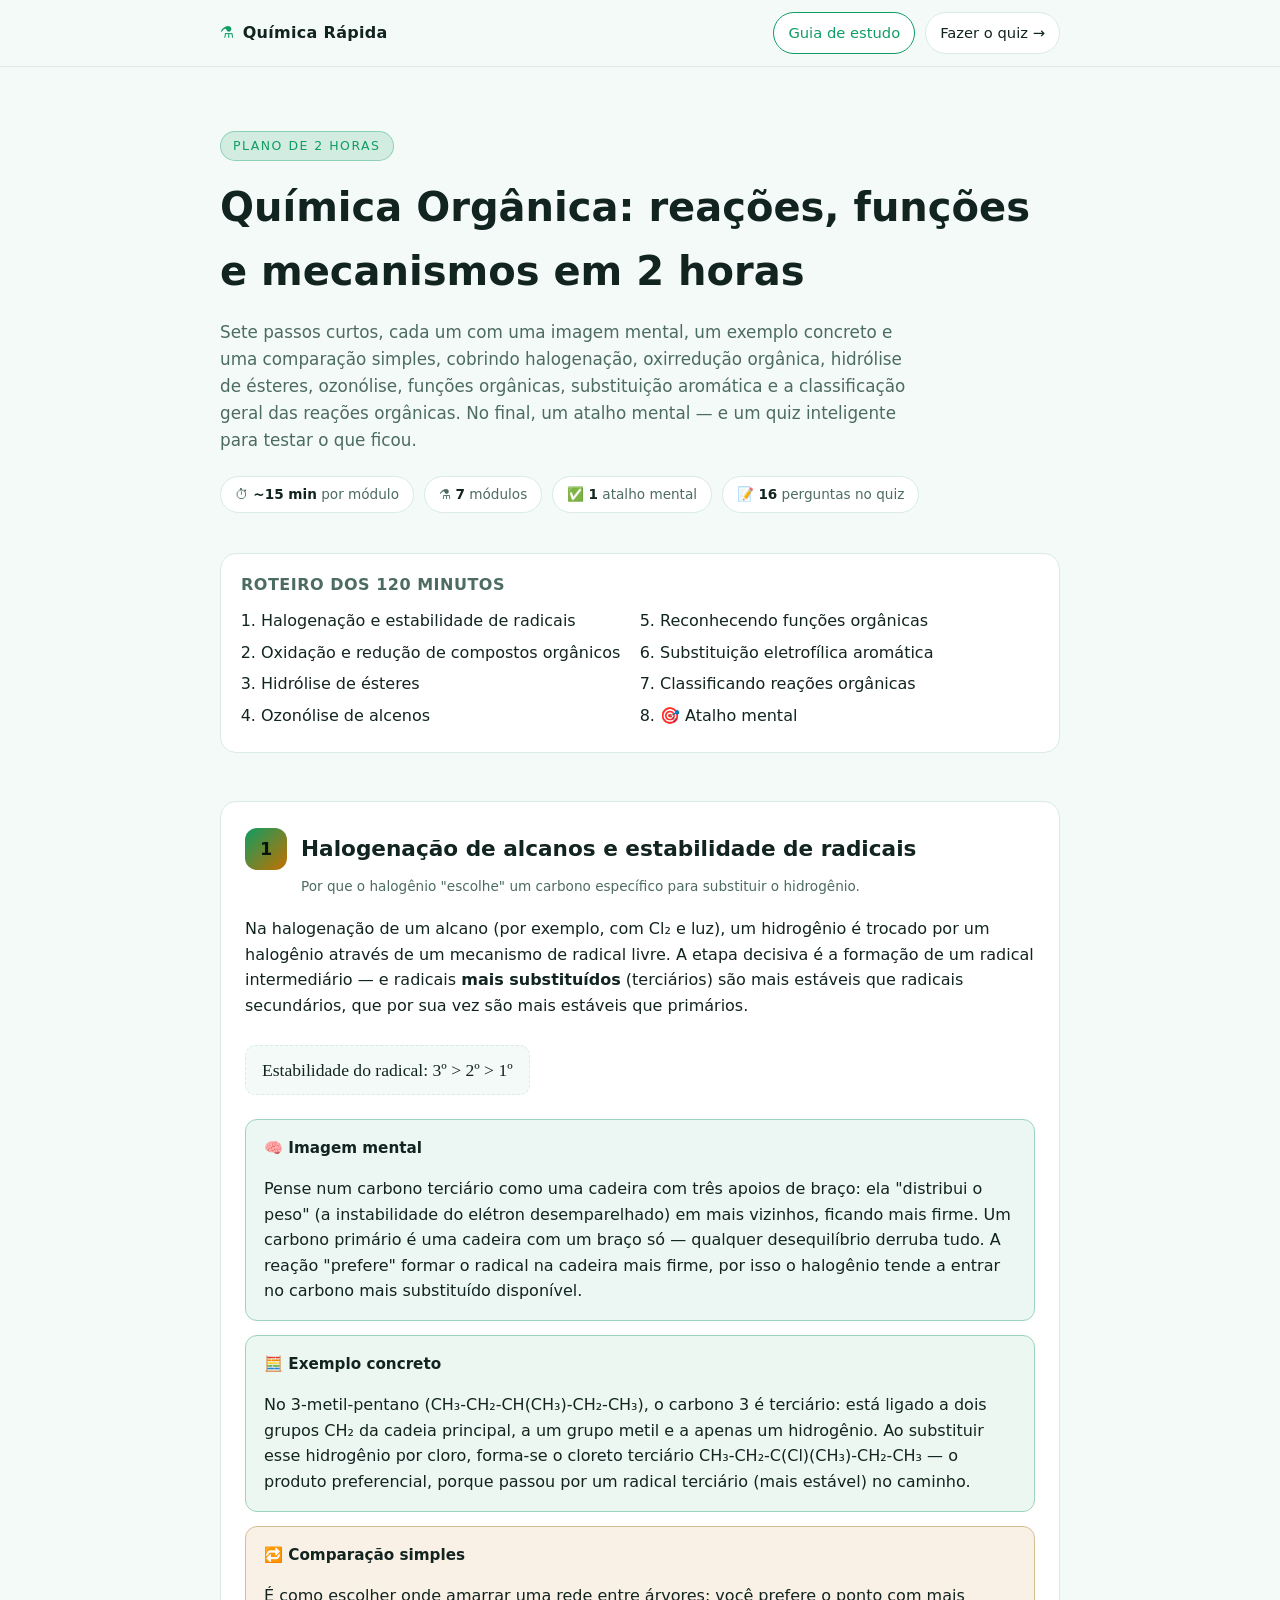
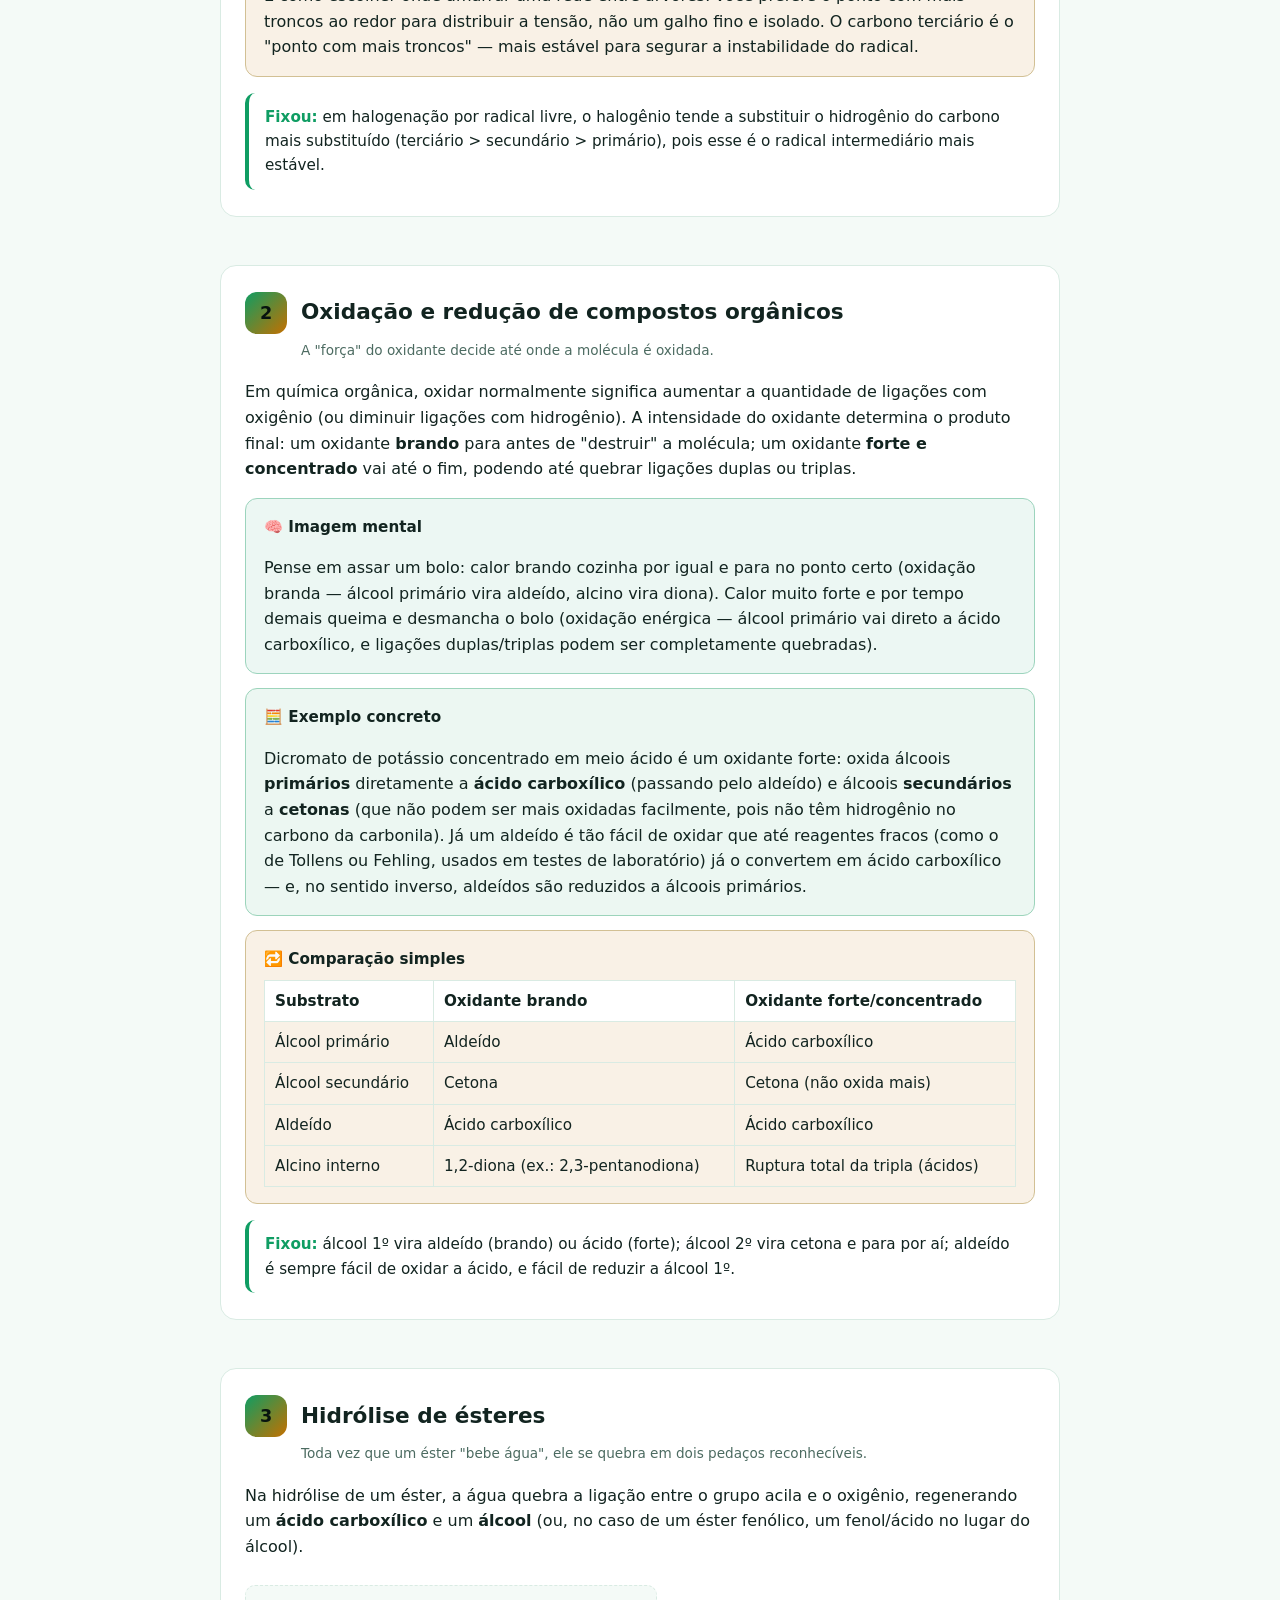
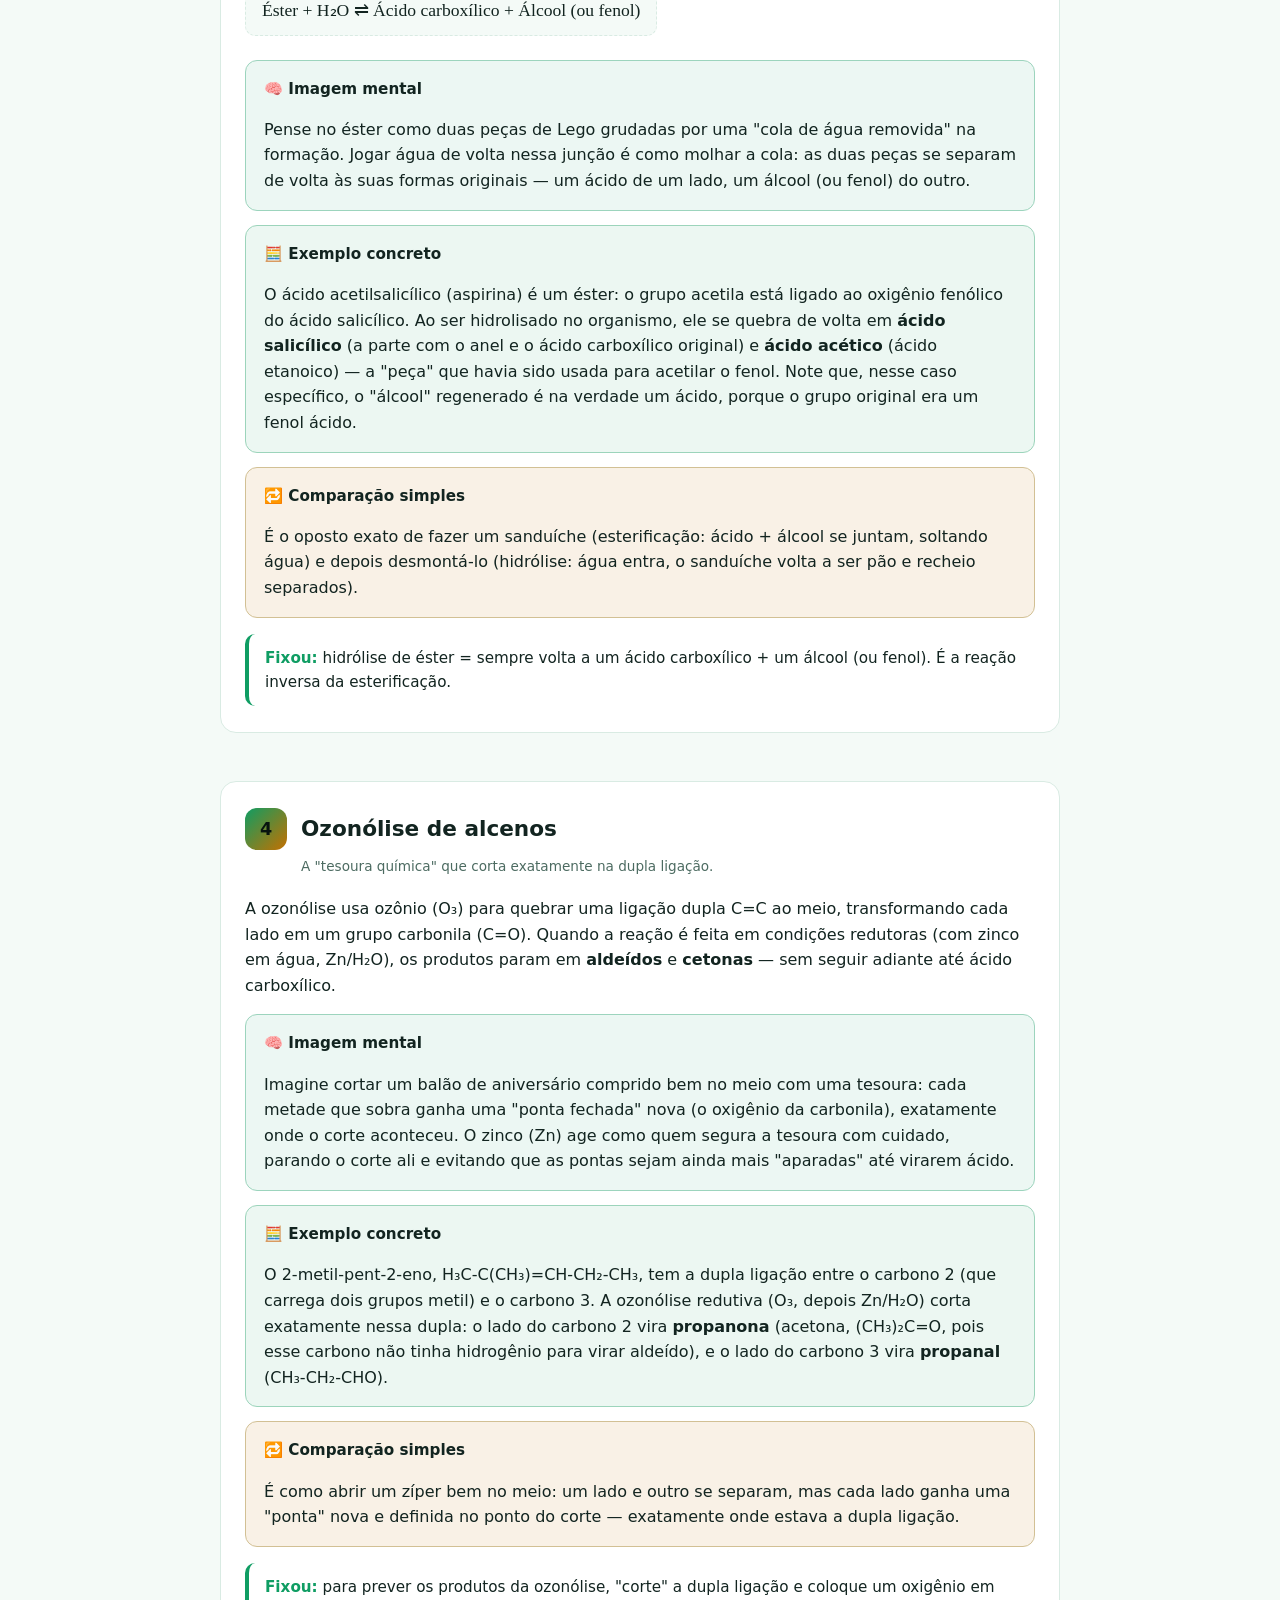
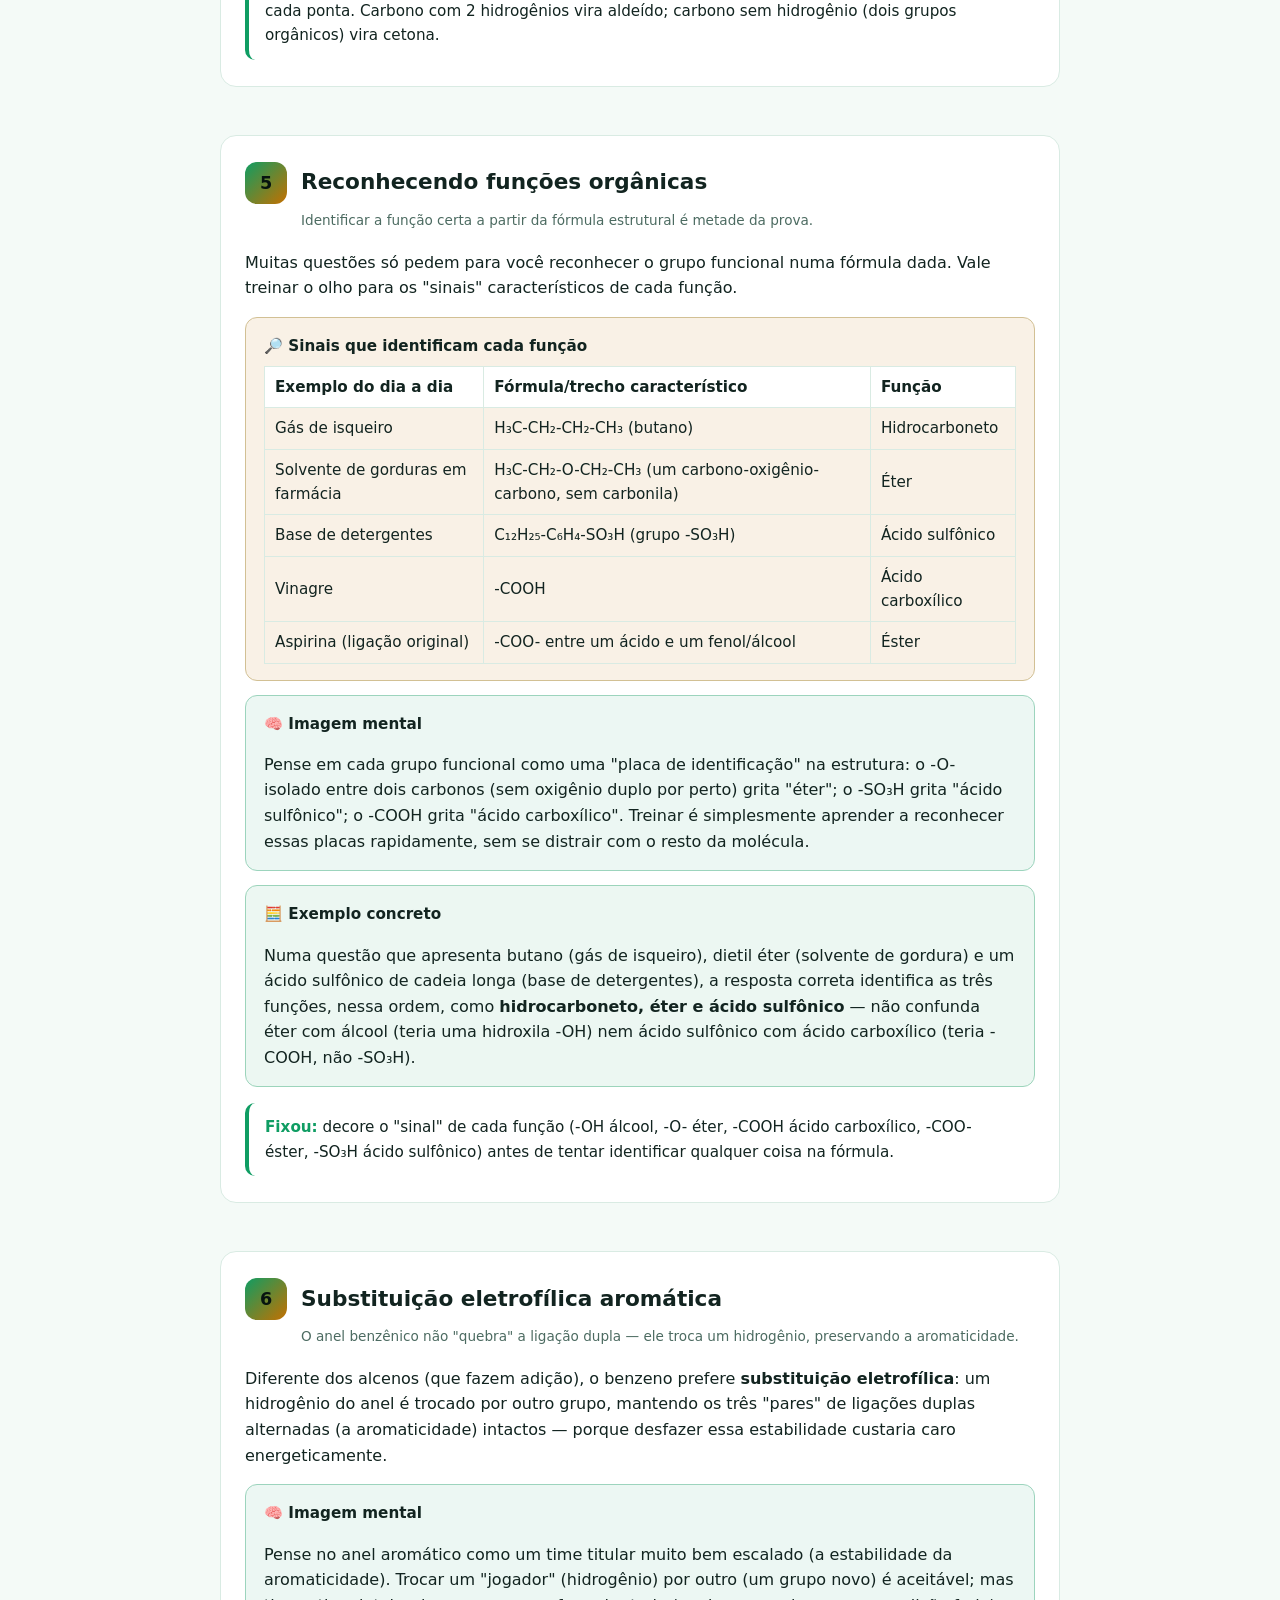
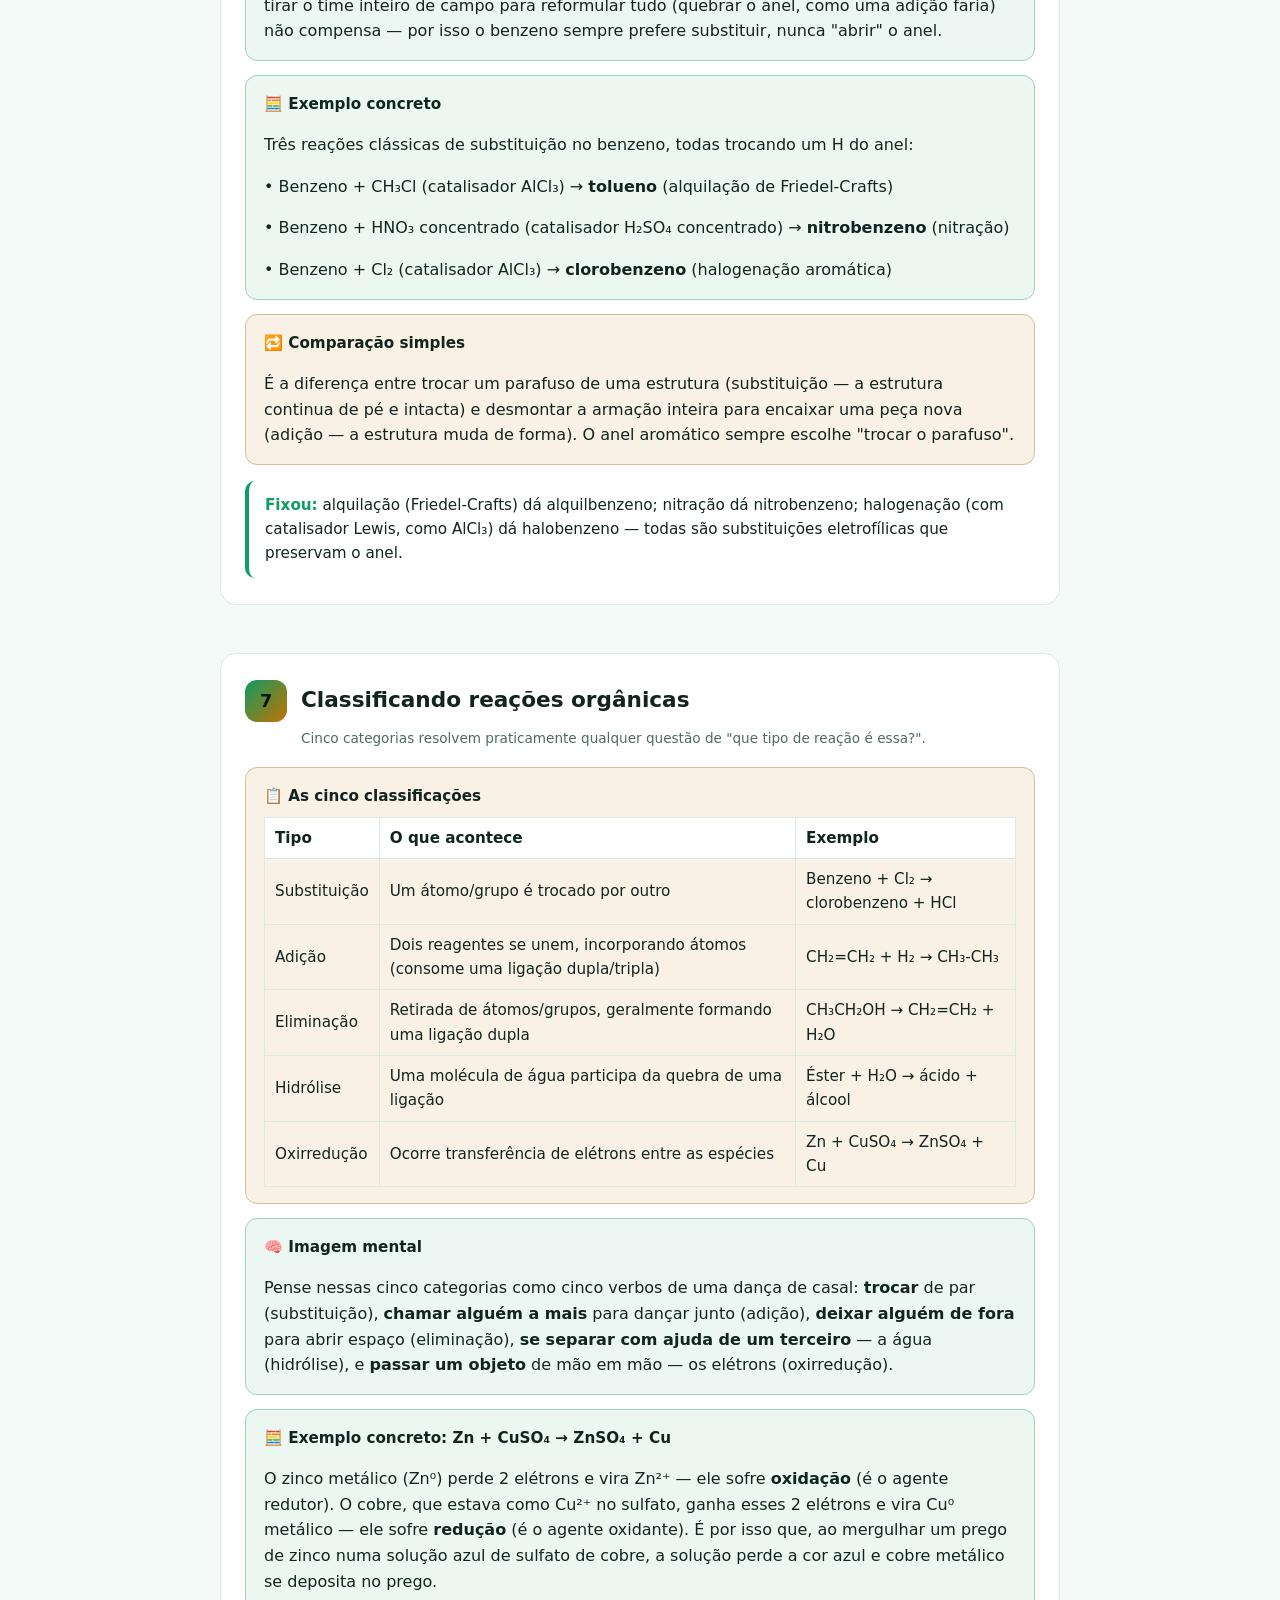
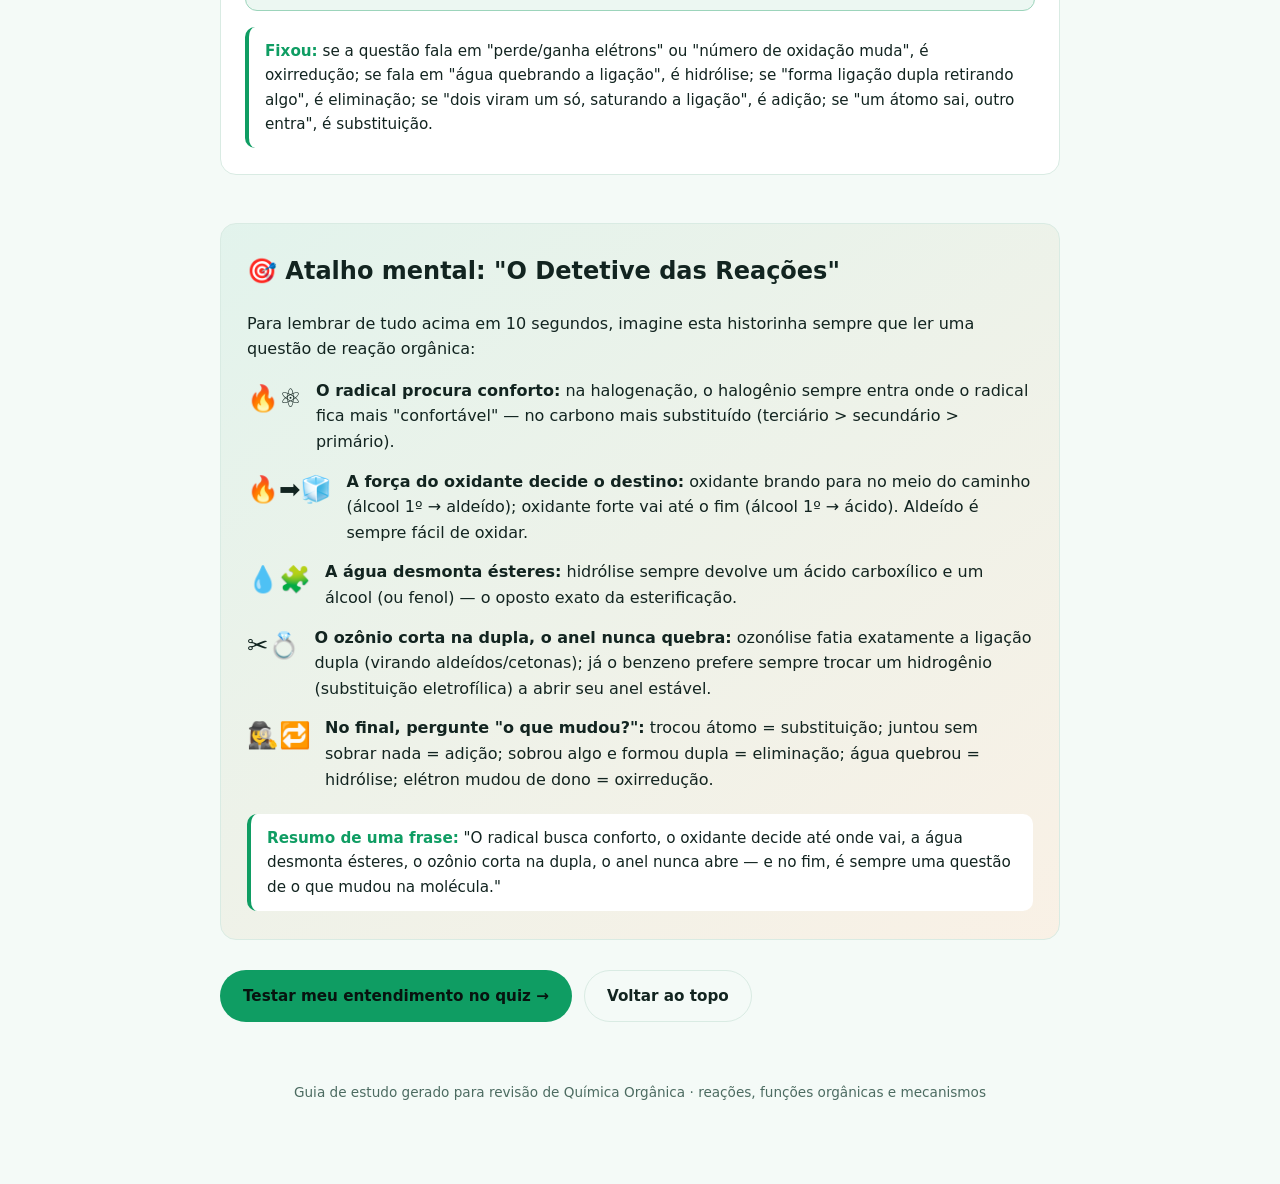
<file: index.html>
<!doctype html>
<html lang="pt-BR">
<head>
<meta charset="UTF-8" />
<meta name="viewport" content="width=device-width, initial-scale=1.0" />
<title>Química Orgânica em 2 Horas — Guia de Estudo</title>
<meta name="description" content="Guia rápido de Química Orgânica: halogenação, oxirredução, funções orgânicas, ozonólise, substituição eletrofílica aromática e classificação de reações — com imagens mentais, exemplos concretos e um atalho mental." />
<link rel="stylesheet" href="style.css" />
</head>
<body>

<div class="top-nav">
  <div class="top-nav-inner">
    <a class="brand" href="index.html"><span class="spark">⚗️</span> Química Rápida</a>
    <div class="nav-links">
      <a href="index.html" class="active">Guia de estudo</a>
      <a href="quiz.html">Fazer o quiz →</a>
    </div>
  </div>
</div>

<div class="wrap">

  <header class="hero">
    <span class="kicker">Plano de 2 horas</span>
    <h1>Química Orgânica: reações, funções e mecanismos em 2 horas</h1>
    <p class="subtitle">Sete passos curtos, cada um com uma imagem mental, um exemplo concreto e uma comparação simples, cobrindo halogenação, oxirredução orgânica, hidrólise de ésteres, ozonólise, funções orgânicas, substituição aromática e a classificação geral das reações orgânicas. No final, um atalho mental — e um quiz inteligente para testar o que ficou.</p>

    <div class="timebar">
      <span class="pill">⏱ <b>~15 min</b> por módulo</span>
      <span class="pill">⚗️ <b>7</b> módulos</span>
      <span class="pill">✅ <b>1</b> atalho mental</span>
      <span class="pill">📝 <b>16</b> perguntas no quiz</span>
    </div>
  </header>

  <nav class="toc" aria-label="Sumário">
    <h2>Roteiro dos 120 minutos</h2>
    <ol>
      <li><a href="#m1">Halogenação e estabilidade de radicais</a></li>
      <li><a href="#m2">Oxidação e redução de compostos orgânicos</a></li>
      <li><a href="#m3">Hidrólise de ésteres</a></li>
      <li><a href="#m4">Ozonólise de alcenos</a></li>
      <li><a href="#m5">Reconhecendo funções orgânicas</a></li>
      <li><a href="#m6">Substituição eletrofílica aromática</a></li>
      <li><a href="#m7">Classificando reações orgânicas</a></li>
      <li><a href="#atalho">🎯 Atalho mental</a></li>
    </ol>
  </nav>

  <!-- MODULE 1 -->
  <section class="module" id="m1">
    <div class="module-head">
      <div class="module-num">1</div>
      <h2>Halogenação de alcanos e estabilidade de radicais</h2>
    </div>
    <p class="module-tag">Por que o halogênio "escolhe" um carbono específico para substituir o hidrogênio.</p>

    <p>Na halogenação de um alcano (por exemplo, com Cl₂ e luz), um hidrogênio é trocado por um halogênio através de um mecanismo de radical livre. A etapa decisiva é a formação de um radical intermediário — e radicais <b>mais substituídos</b> (terciários) são mais estáveis que radicais secundários, que por sua vez são mais estáveis que primários.</p>
    <div class="formula">Estabilidade do radical: 3º > 2º > 1º</div>

    <div class="box image">
      <h3>🧠 Imagem mental</h3>
      <p>Pense num carbono terciário como uma cadeira com três apoios de braço: ela "distribui o peso" (a instabilidade do elétron desemparelhado) em mais vizinhos, ficando mais firme. Um carbono primário é uma cadeira com um braço só — qualquer desequilíbrio derruba tudo. A reação "prefere" formar o radical na cadeira mais firme, por isso o halogênio tende a entrar no carbono mais substituído disponível.</p>
    </div>

    <div class="box example">
      <h3>🧮 Exemplo concreto</h3>
      <p>No 3-metil-pentano (CH₃-CH₂-CH(CH₃)-CH₂-CH₃), o carbono 3 é terciário: está ligado a dois grupos CH₂ da cadeia principal, a um grupo metil e a apenas um hidrogênio. Ao substituir esse hidrogênio por cloro, forma-se o cloreto terciário CH₃-CH₂-C(Cl)(CH₃)-CH₂-CH₃ — o produto preferencial, porque passou por um radical terciário (mais estável) no caminho.</p>
    </div>

    <div class="box compare">
      <h3>🔁 Comparação simples</h3>
      <p>É como escolher onde amarrar uma rede entre árvores: você prefere o ponto com mais troncos ao redor para distribuir a tensão, não um galho fino e isolado. O carbono terciário é o "ponto com mais troncos" — mais estável para segurar a instabilidade do radical.</p>
    </div>

    <div class="recall"><b>Fixou:</b> em halogenação por radical livre, o halogênio tende a substituir o hidrogênio do carbono mais substituído (terciário > secundário > primário), pois esse é o radical intermediário mais estável.</div>
  </section>

  <!-- MODULE 2 -->
  <section class="module" id="m2">
    <div class="module-head">
      <div class="module-num">2</div>
      <h2>Oxidação e redução de compostos orgânicos</h2>
    </div>
    <p class="module-tag">A "força" do oxidante decide até onde a molécula é oxidada.</p>

    <p>Em química orgânica, oxidar normalmente significa aumentar a quantidade de ligações com oxigênio (ou diminuir ligações com hidrogênio). A intensidade do oxidante determina o produto final: um oxidante <b>brando</b> para antes de "destruir" a molécula; um oxidante <b>forte e concentrado</b> vai até o fim, podendo até quebrar ligações duplas ou triplas.</p>

    <div class="box image">
      <h3>🧠 Imagem mental</h3>
      <p>Pense em assar um bolo: calor brando cozinha por igual e para no ponto certo (oxidação branda — álcool primário vira aldeído, alcino vira diona). Calor muito forte e por tempo demais queima e desmancha o bolo (oxidação enérgica — álcool primário vai direto a ácido carboxílico, e ligações duplas/triplas podem ser completamente quebradas).</p>
    </div>

    <div class="box example">
      <h3>🧮 Exemplo concreto</h3>
      <p>Dicromato de potássio concentrado em meio ácido é um oxidante forte: oxida álcoois <b>primários</b> diretamente a <b>ácido carboxílico</b> (passando pelo aldeído) e álcoois <b>secundários</b> a <b>cetonas</b> (que não podem ser mais oxidadas facilmente, pois não têm hidrogênio no carbono da carbonila). Já um aldeído é tão fácil de oxidar que até reagentes fracos (como o de Tollens ou Fehling, usados em testes de laboratório) já o convertem em ácido carboxílico — e, no sentido inverso, aldeídos são reduzidos a álcoois primários.</p>
    </div>

    <div class="box compare">
      <h3>🔁 Comparação simples</h3>
      <table class="compare-table">
        <tr><th>Substrato</th><th>Oxidante brando</th><th>Oxidante forte/concentrado</th></tr>
        <tr><td>Álcool primário</td><td>Aldeído</td><td>Ácido carboxílico</td></tr>
        <tr><td>Álcool secundário</td><td>Cetona</td><td>Cetona (não oxida mais)</td></tr>
        <tr><td>Aldeído</td><td>Ácido carboxílico</td><td>Ácido carboxílico</td></tr>
        <tr><td>Alcino interno</td><td>1,2-diona (ex.: 2,3-pentanodiona)</td><td>Ruptura total da tripla (ácidos)</td></tr>
      </table>
    </div>

    <div class="recall"><b>Fixou:</b> álcool 1º vira aldeído (brando) ou ácido (forte); álcool 2º vira cetona e para por aí; aldeído é sempre fácil de oxidar a ácido, e fácil de reduzir a álcool 1º.</div>
  </section>

  <!-- MODULE 3 -->
  <section class="module" id="m3">
    <div class="module-head">
      <div class="module-num">3</div>
      <h2>Hidrólise de ésteres</h2>
    </div>
    <p class="module-tag">Toda vez que um éster "bebe água", ele se quebra em dois pedaços reconhecíveis.</p>

    <p>Na hidrólise de um éster, a água quebra a ligação entre o grupo acila e o oxigênio, regenerando um <b>ácido carboxílico</b> e um <b>álcool</b> (ou, no caso de um éster fenólico, um fenol/ácido no lugar do álcool).</p>
    <div class="formula">Éster + H₂O ⇌ Ácido carboxílico + Álcool (ou fenol)</div>

    <div class="box image">
      <h3>🧠 Imagem mental</h3>
      <p>Pense no éster como duas peças de Lego grudadas por uma "cola de água removida" na formação. Jogar água de volta nessa junção é como molhar a cola: as duas peças se separam de volta às suas formas originais — um ácido de um lado, um álcool (ou fenol) do outro.</p>
    </div>

    <div class="box example">
      <h3>🧮 Exemplo concreto</h3>
      <p>O ácido acetilsalicílico (aspirina) é um éster: o grupo acetila está ligado ao oxigênio fenólico do ácido salicílico. Ao ser hidrolisado no organismo, ele se quebra de volta em <b>ácido salicílico</b> (a parte com o anel e o ácido carboxílico original) e <b>ácido acético</b> (ácido etanoico) — a "peça" que havia sido usada para acetilar o fenol. Note que, nesse caso específico, o "álcool" regenerado é na verdade um ácido, porque o grupo original era um fenol ácido.</p>
    </div>

    <div class="box compare">
      <h3>🔁 Comparação simples</h3>
      <p>É o oposto exato de fazer um sanduíche (esterificação: ácido + álcool se juntam, soltando água) e depois desmontá-lo (hidrólise: água entra, o sanduíche volta a ser pão e recheio separados).</p>
    </div>

    <div class="recall"><b>Fixou:</b> hidrólise de éster = sempre volta a um ácido carboxílico + um álcool (ou fenol). É a reação inversa da esterificação.</div>
  </section>

  <!-- MODULE 4 -->
  <section class="module" id="m4">
    <div class="module-head">
      <div class="module-num">4</div>
      <h2>Ozonólise de alcenos</h2>
    </div>
    <p class="module-tag">A "tesoura química" que corta exatamente na dupla ligação.</p>

    <p>A ozonólise usa ozônio (O₃) para quebrar uma ligação dupla C=C ao meio, transformando cada lado em um grupo carbonila (C=O). Quando a reação é feita em condições redutoras (com zinco em água, Zn/H₂O), os produtos param em <b>aldeídos</b> e <b>cetonas</b> — sem seguir adiante até ácido carboxílico.</p>

    <div class="box image">
      <h3>🧠 Imagem mental</h3>
      <p>Imagine cortar um balão de aniversário comprido bem no meio com uma tesoura: cada metade que sobra ganha uma "ponta fechada" nova (o oxigênio da carbonila), exatamente onde o corte aconteceu. O zinco (Zn) age como quem segura a tesoura com cuidado, parando o corte ali e evitando que as pontas sejam ainda mais "aparadas" até virarem ácido.</p>
    </div>

    <div class="box example">
      <h3>🧮 Exemplo concreto</h3>
      <p>O 2-metil-pent-2-eno, H₃C-C(CH₃)=CH-CH₂-CH₃, tem a dupla ligação entre o carbono 2 (que carrega dois grupos metil) e o carbono 3. A ozonólise redutiva (O₃, depois Zn/H₂O) corta exatamente nessa dupla: o lado do carbono 2 vira <b>propanona</b> (acetona, (CH₃)₂C=O, pois esse carbono não tinha hidrogênio para virar aldeído), e o lado do carbono 3 vira <b>propanal</b> (CH₃-CH₂-CHO).</p>
    </div>

    <div class="box compare">
      <h3>🔁 Comparação simples</h3>
      <p>É como abrir um zíper bem no meio: um lado e outro se separam, mas cada lado ganha uma "ponta" nova e definida no ponto do corte — exatamente onde estava a dupla ligação.</p>
    </div>

    <div class="recall"><b>Fixou:</b> para prever os produtos da ozonólise, "corte" a dupla ligação e coloque um oxigênio em cada ponta. Carbono com 2 hidrogênios vira aldeído; carbono sem hidrogênio (dois grupos orgânicos) vira cetona.</div>
  </section>

  <!-- MODULE 5 -->
  <section class="module" id="m5">
    <div class="module-head">
      <div class="module-num">5</div>
      <h2>Reconhecendo funções orgânicas</h2>
    </div>
    <p class="module-tag">Identificar a função certa a partir da fórmula estrutural é metade da prova.</p>

    <p>Muitas questões só pedem para você reconhecer o grupo funcional numa fórmula dada. Vale treinar o olho para os "sinais" característicos de cada função.</p>

    <div class="box compare">
      <h3>🔎 Sinais que identificam cada função</h3>
      <table class="compare-table">
        <tr><th>Exemplo do dia a dia</th><th>Fórmula/trecho característico</th><th>Função</th></tr>
        <tr><td>Gás de isqueiro</td><td>H₃C-CH₂-CH₂-CH₃ (butano)</td><td>Hidrocarboneto</td></tr>
        <tr><td>Solvente de gorduras em farmácia</td><td>H₃C-CH₂-O-CH₂-CH₃ (um carbono-oxigênio-carbono, sem carbonila)</td><td>Éter</td></tr>
        <tr><td>Base de detergentes</td><td>C₁₂H₂₅-C₆H₄-SO₃H (grupo -SO₃H)</td><td>Ácido sulfônico</td></tr>
        <tr><td>Vinagre</td><td>-COOH</td><td>Ácido carboxílico</td></tr>
        <tr><td>Aspirina (ligação original)</td><td>-COO- entre um ácido e um fenol/álcool</td><td>Éster</td></tr>
      </table>
    </div>

    <div class="box image">
      <h3>🧠 Imagem mental</h3>
      <p>Pense em cada grupo funcional como uma "placa de identificação" na estrutura: o -O- isolado entre dois carbonos (sem oxigênio duplo por perto) grita "éter"; o -SO₃H grita "ácido sulfônico"; o -COOH grita "ácido carboxílico". Treinar é simplesmente aprender a reconhecer essas placas rapidamente, sem se distrair com o resto da molécula.</p>
    </div>

    <div class="box example">
      <h3>🧮 Exemplo concreto</h3>
      <p>Numa questão que apresenta butano (gás de isqueiro), dietil éter (solvente de gordura) e um ácido sulfônico de cadeia longa (base de detergentes), a resposta correta identifica as três funções, nessa ordem, como <b>hidrocarboneto, éter e ácido sulfônico</b> — não confunda éter com álcool (teria uma hidroxila -OH) nem ácido sulfônico com ácido carboxílico (teria -COOH, não -SO₃H).</p>
    </div>

    <div class="recall"><b>Fixou:</b> decore o "sinal" de cada função (-OH álcool, -O- éter, -COOH ácido carboxílico, -COO- éster, -SO₃H ácido sulfônico) antes de tentar identificar qualquer coisa na fórmula.</div>
  </section>

  <!-- MODULE 6 -->
  <section class="module" id="m6">
    <div class="module-head">
      <div class="module-num">6</div>
      <h2>Substituição eletrofílica aromática</h2>
    </div>
    <p class="module-tag">O anel benzênico não "quebra" a ligação dupla — ele troca um hidrogênio, preservando a aromaticidade.</p>

    <p>Diferente dos alcenos (que fazem adição), o benzeno prefere <b>substituição eletrofílica</b>: um hidrogênio do anel é trocado por outro grupo, mantendo os três "pares" de ligações duplas alternadas (a aromaticidade) intactos — porque desfazer essa estabilidade custaria caro energeticamente.</p>

    <div class="box image">
      <h3>🧠 Imagem mental</h3>
      <p>Pense no anel aromático como um time titular muito bem escalado (a estabilidade da aromaticidade). Trocar um "jogador" (hidrogênio) por outro (um grupo novo) é aceitável; mas tirar o time inteiro de campo para reformular tudo (quebrar o anel, como uma adição faria) não compensa — por isso o benzeno sempre prefere substituir, nunca "abrir" o anel.</p>
    </div>

    <div class="box example">
      <h3>🧮 Exemplo concreto</h3>
      <p>Três reações clássicas de substituição no benzeno, todas trocando um H do anel:</p>
      <p>• Benzeno + CH₃Cl (catalisador AlCl₃) → <b>tolueno</b> (alquilação de Friedel-Crafts)</p>
      <p>• Benzeno + HNO₃ concentrado (catalisador H₂SO₄ concentrado) → <b>nitrobenzeno</b> (nitração)</p>
      <p>• Benzeno + Cl₂ (catalisador AlCl₃) → <b>clorobenzeno</b> (halogenação aromática)</p>
    </div>

    <div class="box compare">
      <h3>🔁 Comparação simples</h3>
      <p>É a diferença entre trocar um parafuso de uma estrutura (substituição — a estrutura continua de pé e intacta) e desmontar a armação inteira para encaixar uma peça nova (adição — a estrutura muda de forma). O anel aromático sempre escolhe "trocar o parafuso".</p>
    </div>

    <div class="recall"><b>Fixou:</b> alquilação (Friedel-Crafts) dá alquilbenzeno; nitração dá nitrobenzeno; halogenação (com catalisador Lewis, como AlCl₃) dá halobenzeno — todas são substituições eletrofílicas que preservam o anel.</div>
  </section>

  <!-- MODULE 7 -->
  <section class="module" id="m7">
    <div class="module-head">
      <div class="module-num">7</div>
      <h2>Classificando reações orgânicas</h2>
    </div>
    <p class="module-tag">Cinco categorias resolvem praticamente qualquer questão de "que tipo de reação é essa?".</p>

    <div class="box compare">
      <h3>📋 As cinco classificações</h3>
      <table class="compare-table">
        <tr><th>Tipo</th><th>O que acontece</th><th>Exemplo</th></tr>
        <tr><td>Substituição</td><td>Um átomo/grupo é trocado por outro</td><td>Benzeno + Cl₂ → clorobenzeno + HCl</td></tr>
        <tr><td>Adição</td><td>Dois reagentes se unem, incorporando átomos (consome uma ligação dupla/tripla)</td><td>CH₂=CH₂ + H₂ → CH₃-CH₃</td></tr>
        <tr><td>Eliminação</td><td>Retirada de átomos/grupos, geralmente formando uma ligação dupla</td><td>CH₃CH₂OH → CH₂=CH₂ + H₂O</td></tr>
        <tr><td>Hidrólise</td><td>Uma molécula de água participa da quebra de uma ligação</td><td>Éster + H₂O → ácido + álcool</td></tr>
        <tr><td>Oxirredução</td><td>Ocorre transferência de elétrons entre as espécies</td><td>Zn + CuSO₄ → ZnSO₄ + Cu</td></tr>
      </table>
    </div>

    <div class="box image">
      <h3>🧠 Imagem mental</h3>
      <p>Pense nessas cinco categorias como cinco verbos de uma dança de casal: <b>trocar</b> de par (substituição), <b>chamar alguém a mais</b> para dançar junto (adição), <b>deixar alguém de fora</b> para abrir espaço (eliminação), <b>se separar com ajuda de um terceiro</b> — a água (hidrólise), e <b>passar um objeto</b> de mão em mão — os elétrons (oxirredução).</p>
    </div>

    <div class="box example">
      <h3>🧮 Exemplo concreto: Zn + CuSO₄ → ZnSO₄ + Cu</h3>
      <p>O zinco metálico (Zn⁰) perde 2 elétrons e vira Zn²⁺ — ele sofre <b>oxidação</b> (é o agente redutor). O cobre, que estava como Cu²⁺ no sulfato, ganha esses 2 elétrons e vira Cu⁰ metálico — ele sofre <b>redução</b> (é o agente oxidante). É por isso que, ao mergulhar um prego de zinco numa solução azul de sulfato de cobre, a solução perde a cor azul e cobre metálico se deposita no prego.</p>
    </div>

    <div class="recall"><b>Fixou:</b> se a questão fala em "perde/ganha elétrons" ou "número de oxidação muda", é oxirredução; se fala em "água quebrando a ligação", é hidrólise; se "forma ligação dupla retirando algo", é eliminação; se "dois viram um só, saturando a ligação", é adição; se "um átomo sai, outro entra", é substituição.</div>
  </section>

  <!-- MNEMONIC -->
  <section class="mnemonic" id="atalho">
    <h2>🎯 Atalho mental: "O Detetive das Reações"</h2>
    <p>Para lembrar de tudo acima em 10 segundos, imagine esta historinha sempre que ler uma questão de reação orgânica:</p>

    <div class="story-step">
      <div class="story-emoji">🔥⚛️</div>
      <div><b>O radical procura conforto:</b> na halogenação, o halogênio sempre entra onde o radical fica mais "confortável" — no carbono mais substituído (terciário > secundário > primário).</div>
    </div>
    <div class="story-step">
      <div class="story-emoji">🔥➡️🧊</div>
      <div><b>A força do oxidante decide o destino:</b> oxidante brando para no meio do caminho (álcool 1º → aldeído); oxidante forte vai até o fim (álcool 1º → ácido). Aldeído é sempre fácil de oxidar.</div>
    </div>
    <div class="story-step">
      <div class="story-emoji">💧🧩</div>
      <div><b>A água desmonta ésteres:</b> hidrólise sempre devolve um ácido carboxílico e um álcool (ou fenol) — o oposto exato da esterificação.</div>
    </div>
    <div class="story-step">
      <div class="story-emoji">✂️💍</div>
      <div><b>O ozônio corta na dupla, o anel nunca quebra:</b> ozonólise fatia exatamente a ligação dupla (virando aldeídos/cetonas); já o benzeno prefere sempre trocar um hidrogênio (substituição eletrofílica) a abrir seu anel estável.</div>
    </div>
    <div class="story-step">
      <div class="story-emoji">🕵️‍♀️🔁</div>
      <div><b>No final, pergunte "o que mudou?":</b> trocou átomo = substituição; juntou sem sobrar nada = adição; sobrou algo e formou dupla = eliminação; água quebrou = hidrólise; elétron mudou de dono = oxirredução.</div>
    </div>

    <div class="recall" style="margin-top:22px;"><b>Resumo de uma frase:</b> "O radical busca conforto, o oxidante decide até onde vai, a água desmonta ésteres, o ozônio corta na dupla, o anel nunca abre — e no fim, é sempre uma questão de o que mudou na molécula."</div>
  </section>

  <div class="cta-row">
    <a class="btn primary" href="quiz.html">Testar meu entendimento no quiz →</a>
    <a class="btn ghost" href="#m1">Voltar ao topo</a>
  </div>

  <footer>Guia de estudo gerado para revisão de Química Orgânica · reações, funções orgânicas e mecanismos</footer>
</div>

</body>
</html>
</file>
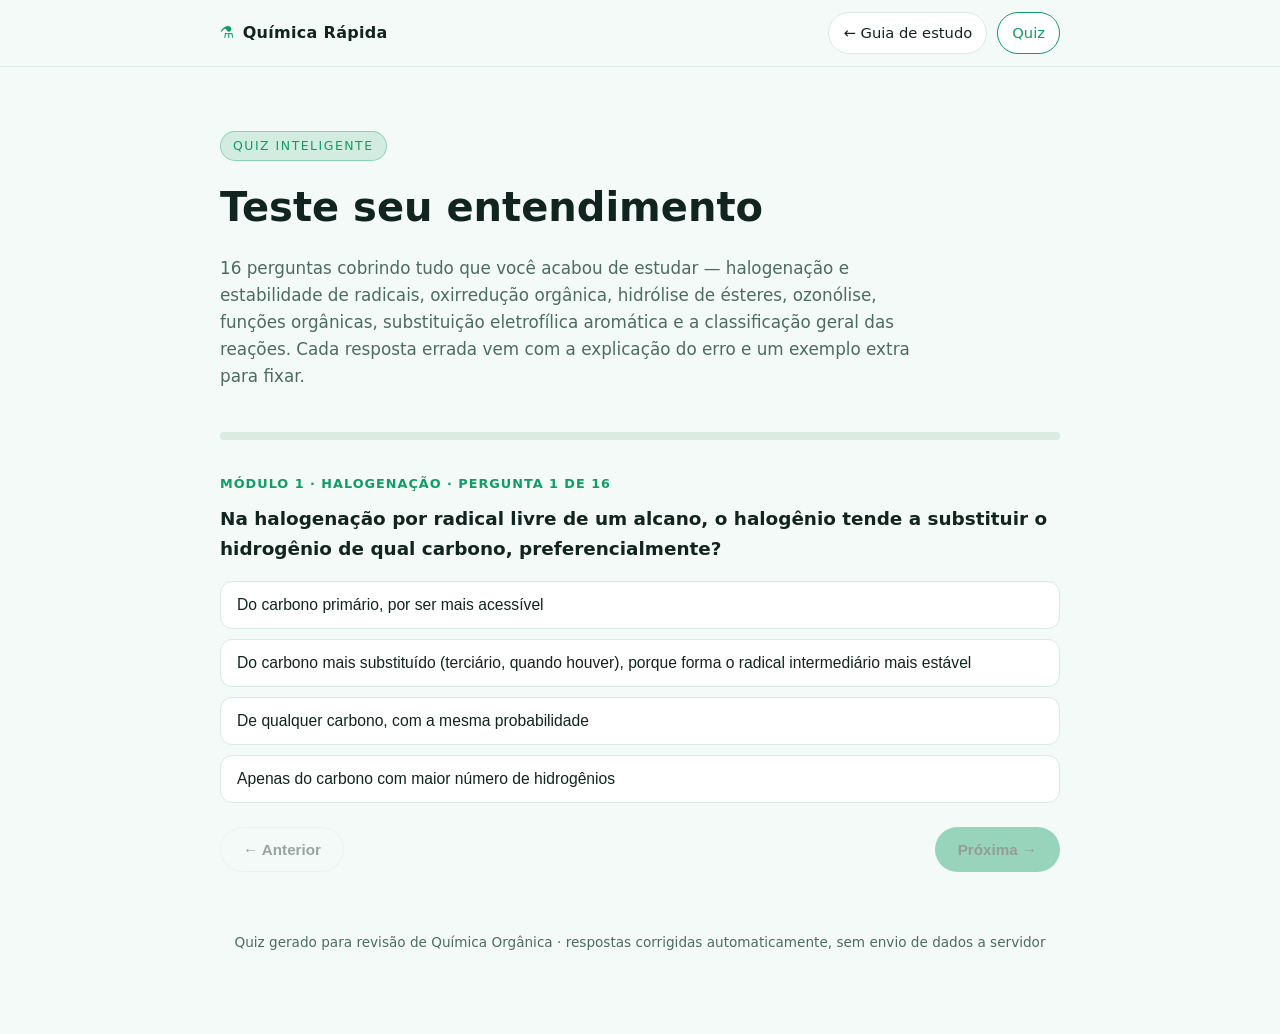
<file: quiz.html>
<!doctype html>
<html lang="pt-BR">
<head>
<meta charset="UTF-8" />
<meta name="viewport" content="width=device-width, initial-scale=1.0" />
<title>Quiz — Química Orgânica em 2 Horas</title>
<meta name="description" content="Quiz inteligente de Química Orgânica: halogenação, oxirredução, hidrólise de ésteres, ozonólise, funções orgânicas e substituição aromática, com correção e explicação dos erros." />
<link rel="stylesheet" href="style.css" />
</head>
<body>

<div class="top-nav">
  <div class="top-nav-inner">
    <a class="brand" href="index.html"><span class="spark">⚗️</span> Química Rápida</a>
    <div class="nav-links">
      <a href="index.html">← Guia de estudo</a>
      <a href="quiz.html" class="active">Quiz</a>
    </div>
  </div>
</div>

<div class="wrap">
  <header class="hero">
    <span class="kicker">Quiz inteligente</span>
    <h1>Teste seu entendimento</h1>
    <p class="subtitle">16 perguntas cobrindo tudo que você acabou de estudar — halogenação e estabilidade de radicais, oxirredução orgânica, hidrólise de ésteres, ozonólise, funções orgânicas, substituição eletrofílica aromática e a classificação geral das reações. Cada resposta errada vem com a explicação do erro e um exemplo extra para fixar.</p>
  </header>

  <div class="progress-wrap"><div id="progress-bar"></div></div>

  <div id="quiz-root"></div>

  <div id="results">
    <h2>Resultado</h2>
    <div class="score-ring" id="score-ring" style="--pct:0"><span id="score-text">0/16</span></div>
    <p id="score-msg" style="color:var(--muted); max-width:55ch; margin:0 auto 26px;"></p>
    <div id="review-list" style="text-align:left;"></div>
    <div class="cta-row" style="justify-content:center;">
      <button class="btn primary" id="retry-btn" type="button">Refazer o quiz</button>
      <a class="btn ghost" href="index.html">Rever o guia de estudo</a>
    </div>
  </div>

  <footer>Quiz gerado para revisão de Química Orgânica · respostas corrigidas automaticamente, sem envio de dados a servidor</footer>
</div>

<script src="quiz.js"></script>
</body>
</html>
</file>
<file: style.css>
:root {
  --bg: #0b1a17;
  --bg-soft: #112420;
  --card: #15302a;
  --text: #e9f5f0;
  --muted: #9fc2b6;
  --accent: #3ddc97;
  --accent2: #ffb84d;
  --good: #5ee6a0;
  --bad: #ff6b7a;
  --border: #22463c;
  --radius: 16px;
}

@media (prefers-color-scheme: light) {
  :root {
    --bg: #f4faf7;
    --bg-soft: #ffffff;
    --card: #ffffff;
    --text: #122420;
    --muted: #4c6b61;
    --accent: #0f9d63;
    --accent2: #c47000;
    --good: #0e9f5f;
    --bad: #d83a4a;
    --border: #d9ebe3;
  }
}
:root[data-theme="dark"] {
  --bg: #0b1a17; --bg-soft: #112420; --card: #15302a; --text: #e9f5f0;
  --muted: #9fc2b6; --accent: #3ddc97; --accent2: #ffb84d; --good: #5ee6a0;
  --bad: #ff6b7a; --border: #22463c;
}
:root[data-theme="light"] {
  --bg: #f4faf7; --bg-soft: #ffffff; --card: #ffffff; --text: #122420;
  --muted: #4c6b61; --accent: #0f9d63; --accent2: #c47000; --good: #0e9f5f;
  --bad: #d83a4a; --border: #d9ebe3;
}

* { box-sizing: border-box; }
html, body { margin: 0; padding: 0; }
body {
  background: var(--bg);
  color: var(--text);
  font-family: "Segoe UI", system-ui, -apple-system, Roboto, Arial, sans-serif;
  line-height: 1.6;
  overflow-x: hidden;
}

.wrap {
  max-width: 880px;
  margin: 0 auto;
  padding: 28px 20px 80px;
}

.top-nav {
  position: sticky;
  top: 0;
  z-index: 50;
  background: color-mix(in srgb, var(--bg) 88%, transparent);
  backdrop-filter: blur(8px);
  border-bottom: 1px solid var(--border);
}
.top-nav-inner {
  max-width: 880px;
  margin: 0 auto;
  padding: 12px 20px;
  display: flex;
  align-items: center;
  justify-content: space-between;
  gap: 12px;
  flex-wrap: wrap;
}
.brand { font-weight: 800; letter-spacing: 0.3px; color: var(--text); text-decoration: none; display:flex; align-items:center; gap:8px; }
.brand .spark { color: var(--accent); }
.nav-links { display: flex; gap: 10px; flex-wrap: wrap; }
.nav-links a {
  color: var(--text);
  text-decoration: none;
  font-size: 0.92rem;
  padding: 8px 14px;
  border-radius: 999px;
  border: 1px solid var(--border);
  background: var(--bg-soft);
  white-space: nowrap;
}
.nav-links a.active, .nav-links a:hover { border-color: var(--accent); color: var(--accent); }

header.hero {
  padding: 36px 0 8px;
}
.kicker {
  display: inline-block;
  font-size: 0.78rem;
  letter-spacing: 1.5px;
  text-transform: uppercase;
  color: var(--accent);
  background: color-mix(in srgb, var(--accent) 14%, transparent);
  border: 1px solid color-mix(in srgb, var(--accent) 35%, transparent);
  padding: 4px 12px;
  border-radius: 999px;
  margin-bottom: 14px;
}
h1 { font-size: clamp(1.7rem, 4vw, 2.5rem); margin: 0 0 10px; }
.subtitle { color: var(--muted); font-size: 1.05rem; max-width: 65ch; }

.timebar {
  display: flex;
  gap: 10px;
  margin: 22px 0 6px;
  flex-wrap: wrap;
}
.pill {
  background: var(--card);
  border: 1px solid var(--border);
  border-radius: 999px;
  padding: 7px 14px;
  font-size: 0.85rem;
  color: var(--muted);
}
.pill b { color: var(--text); }

nav.toc {
  background: var(--card);
  border: 1px solid var(--border);
  border-radius: var(--radius);
  padding: 18px 20px;
  margin: 26px 0;
}
nav.toc h2 { margin: 0 0 10px; font-size: 1rem; color: var(--muted); font-weight: 700; text-transform: uppercase; letter-spacing: 0.5px;}
nav.toc ol { margin: 0; padding-left: 20px; columns: 2; gap: 20px; }
nav.toc li { margin-bottom: 6px; }
nav.toc a { color: var(--text); text-decoration: none; }
nav.toc a:hover { color: var(--accent); }
@media (max-width: 640px) { nav.toc ol { columns: 1; } }

section.module {
  margin: 48px 0;
  padding: 26px 24px;
  background: var(--card);
  border: 1px solid var(--border);
  border-radius: var(--radius);
  scroll-margin-top: 90px;
}
.module-head {
  display: flex;
  align-items: center;
  gap: 14px;
  margin-bottom: 6px;
}
.module-num {
  flex: none;
  width: 42px; height: 42px;
  border-radius: 12px;
  background: linear-gradient(135deg, var(--accent), var(--accent2));
  color: #07140f;
  font-weight: 800;
  display: flex; align-items: center; justify-content: center;
  font-size: 1.1rem;
}
.module-head h2 { margin: 0; font-size: 1.35rem; }
.module-tag { color: var(--muted); font-size: 0.85rem; margin: 0 0 18px 56px; }

.box {
  border-radius: 12px;
  padding: 16px 18px;
  margin: 14px 0;
  border: 1px solid var(--border);
}
.box h3 { margin: 0 0 8px; font-size: 0.95rem; display:flex; align-items:center; gap:8px;}
.box.image { background: color-mix(in srgb, var(--accent) 8%, var(--bg-soft)); border-color: color-mix(in srgb, var(--accent) 30%, var(--border)); }
.box.example { background: color-mix(in srgb, var(--good) 8%, var(--bg-soft)); border-color: color-mix(in srgb, var(--good) 30%, var(--border)); }
.box.compare { background: color-mix(in srgb, var(--accent2) 10%, var(--bg-soft)); border-color: color-mix(in srgb, var(--accent2) 35%, var(--border)); }
.box p:last-child { margin-bottom: 0; }

.formula {
  font-family: "Cambria Math", Georgia, serif;
  font-size: 1.1rem;
  background: var(--bg);
  border: 1px dashed var(--border);
  border-radius: 10px;
  padding: 10px 16px;
  display: inline-block;
  margin: 10px 0;
}

.table-wrap { overflow-x: auto; margin: 10px 0; -webkit-overflow-scrolling: touch; }
table.compare-table { width: 100%; min-width: 420px; border-collapse: collapse; margin: 0; font-size: 0.95rem; }
table.compare-table th, table.compare-table td { border: 1px solid var(--border); padding: 8px 10px; text-align: left; }
table.compare-table th { background: var(--bg-soft); }

.recall {
  margin-top: 16px;
  padding: 12px 16px;
  border-radius: 10px;
  background: var(--bg-soft);
  border-left: 4px solid var(--accent);
  font-size: 0.95rem;
}
.recall b { color: var(--accent); }

.mnemonic {
  background: linear-gradient(145deg, color-mix(in srgb, var(--accent) 12%, var(--card)), color-mix(in srgb, var(--accent2) 10%, var(--card)));
  border: 1px solid var(--border);
  border-radius: var(--radius);
  padding: 28px 26px;
}
.mnemonic h2 { margin-top: 0; }
.story-step {
  display: flex;
  gap: 14px;
  margin: 14px 0;
  align-items: flex-start;
}
.story-emoji { font-size: 1.6rem; flex: none; }

.cta-row { display: flex; gap: 12px; flex-wrap: wrap; margin-top: 30px; }
.btn {
  display: inline-block;
  padding: 13px 22px;
  border-radius: 999px;
  text-decoration: none;
  font-weight: 700;
  font-size: 0.95rem;
  border: 1px solid transparent;
}
.btn.primary { background: var(--accent); color: #07140f; }
.btn.ghost { background: transparent; border-color: var(--border); color: var(--text); }
.btn.primary:hover { opacity: 0.9; }
.btn.ghost:hover { border-color: var(--accent); color: var(--accent); }

footer { margin-top: 60px; color: var(--muted); font-size: 0.85rem; text-align: center; }

/* Quiz-specific */
.progress-wrap { background: var(--border); border-radius: 999px; height: 8px; overflow: hidden; margin: 18px 0 30px; }
#progress-bar { height: 100%; width: 0%; background: linear-gradient(90deg, var(--accent), var(--accent2)); transition: width 0.3s ease; }

.quiz-card { display: none; }
.quiz-card.active { display: block; }
.quiz-card .qtag { color: var(--accent); font-size: 0.8rem; text-transform: uppercase; letter-spacing: 1px; font-weight: 700; }
.quiz-card h3 { margin: 8px 0 18px; font-size: 1.15rem; }
.options { display: flex; flex-direction: column; gap: 10px; }
.option {
  text-align: left;
  padding: 14px 16px;
  border-radius: 12px;
  border: 1px solid var(--border);
  background: var(--bg-soft);
  color: var(--text);
  cursor: pointer;
  font-size: 0.98rem;
  transition: all 0.15s ease;
}
.option:hover:not(:disabled) { border-color: var(--accent); }
.option.correct { background: color-mix(in srgb, var(--good) 22%, var(--bg-soft)); border-color: var(--good); }
.option.incorrect { background: color-mix(in srgb, var(--bad) 20%, var(--bg-soft)); border-color: var(--bad); }
.option:disabled { cursor: default; }

.feedback {
  margin-top: 18px;
  padding: 16px 18px;
  border-radius: 12px;
  display: none;
}
.feedback.show { display: block; }
.feedback.ok { background: color-mix(in srgb, var(--good) 14%, var(--bg-soft)); border: 1px solid var(--good); }
.feedback.no { background: color-mix(in srgb, var(--bad) 14%, var(--bg-soft)); border: 1px solid var(--bad); }
.feedback .verdict { font-weight: 800; margin-bottom: 6px; }
.feedback .verdict.ok-text { color: var(--good); }
.feedback .verdict.no-text { color: var(--bad); }
.feedback .example { margin-top: 10px; padding-top: 10px; border-top: 1px dashed var(--border); font-size: 0.92rem; color: var(--muted); }
.feedback .example b { color: var(--text); }

.quiz-nav { display: flex; justify-content: space-between; margin-top: 24px; }

#results { display: none; text-align: center; }
#results.show { display: block; }
.score-ring {
  width: 150px; height: 150px; border-radius: 50%; margin: 10px auto 20px;
  display: flex; align-items: center; justify-content: center;
  font-size: 2.1rem; font-weight: 800;
  background: conic-gradient(var(--accent) calc(var(--pct, 0) * 1%), var(--border) 0);
}
.score-ring span { background: var(--bg); width: 118px; height: 118px; border-radius: 50%; display:flex; align-items:center; justify-content:center; }
.review-item { text-align: left; padding: 14px 16px; border-radius: 12px; border: 1px solid var(--border); margin-bottom: 10px; background: var(--bg-soft); }
.review-item.wrong { border-left: 4px solid var(--bad); }
.review-item.right { border-left: 4px solid var(--good); }

@media (max-width: 480px) {
  .wrap { padding: 20px 14px 60px; }
  section.module { padding: 20px 16px; margin: 32px 0; }
  .module-tag { margin-left: 0; margin-top: 4px; }
  .module-head { flex-wrap: wrap; }
  .box { padding: 14px; }
}
</file>
